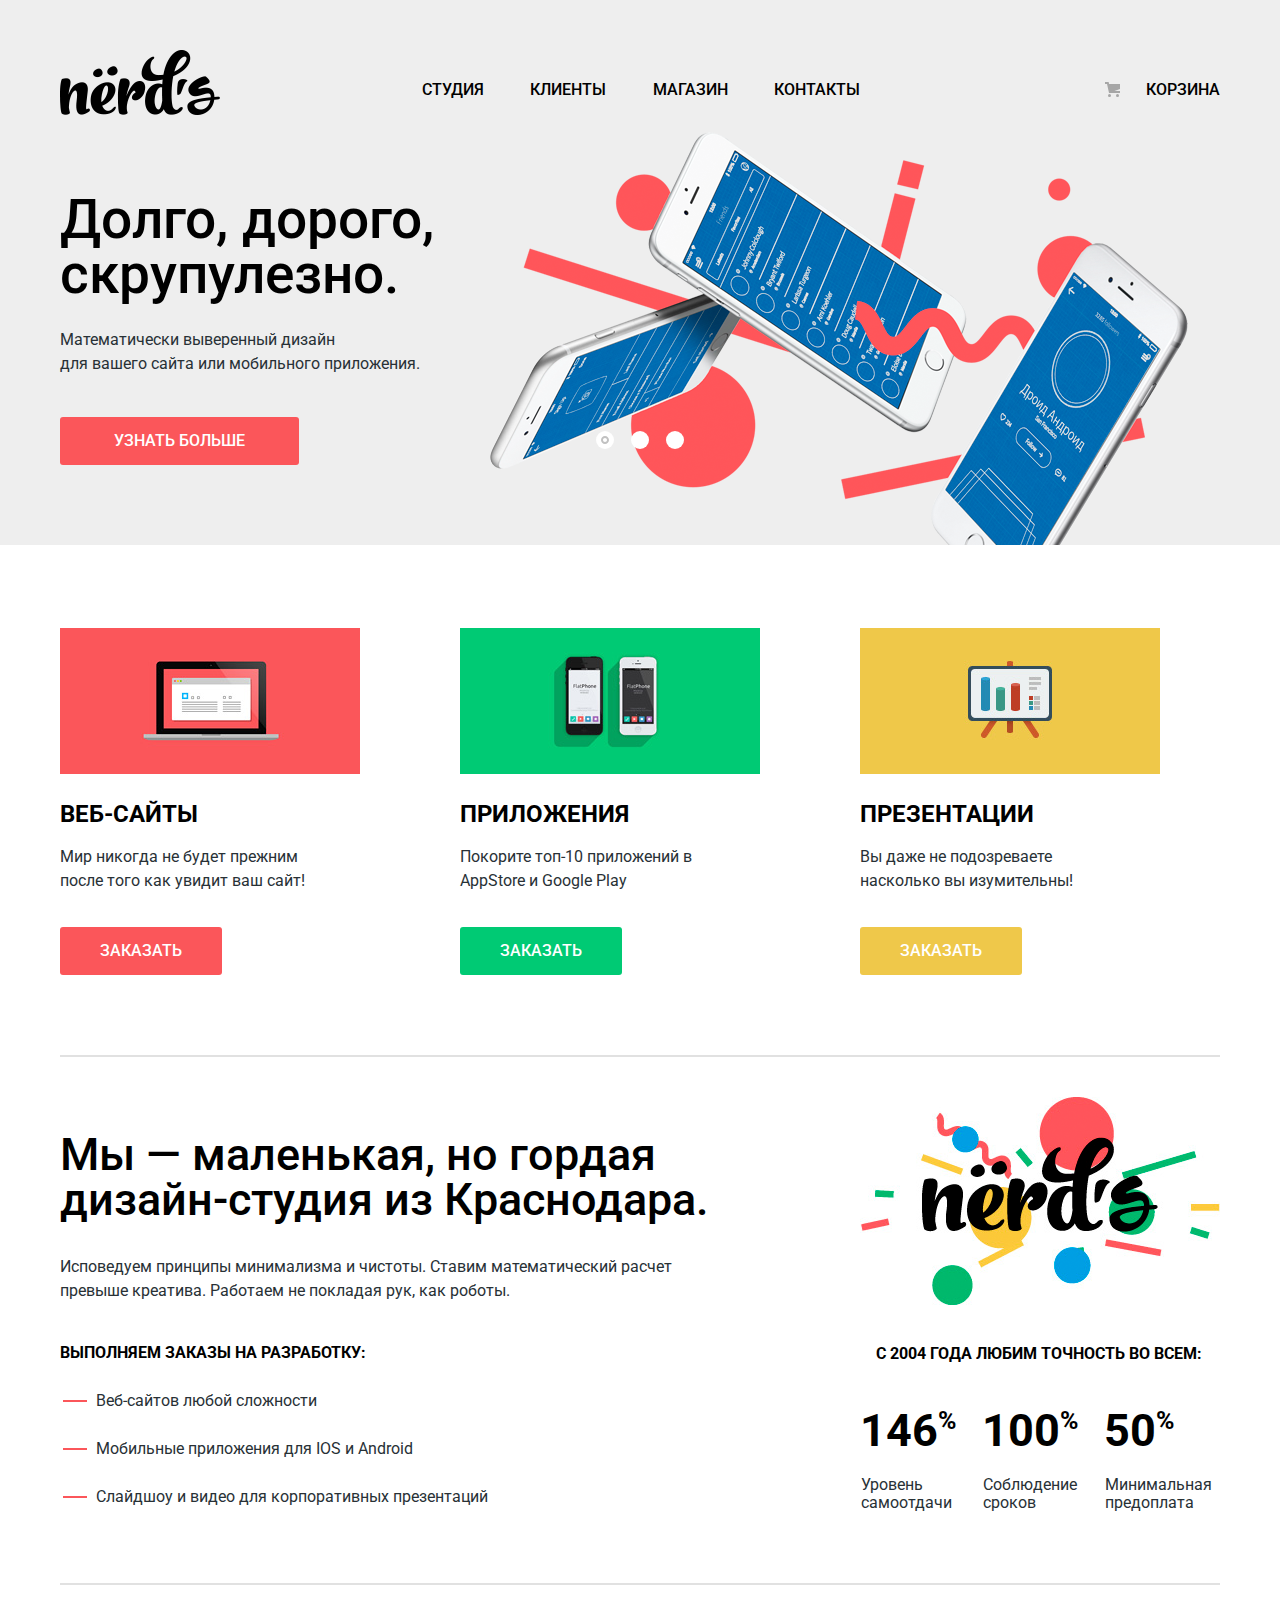
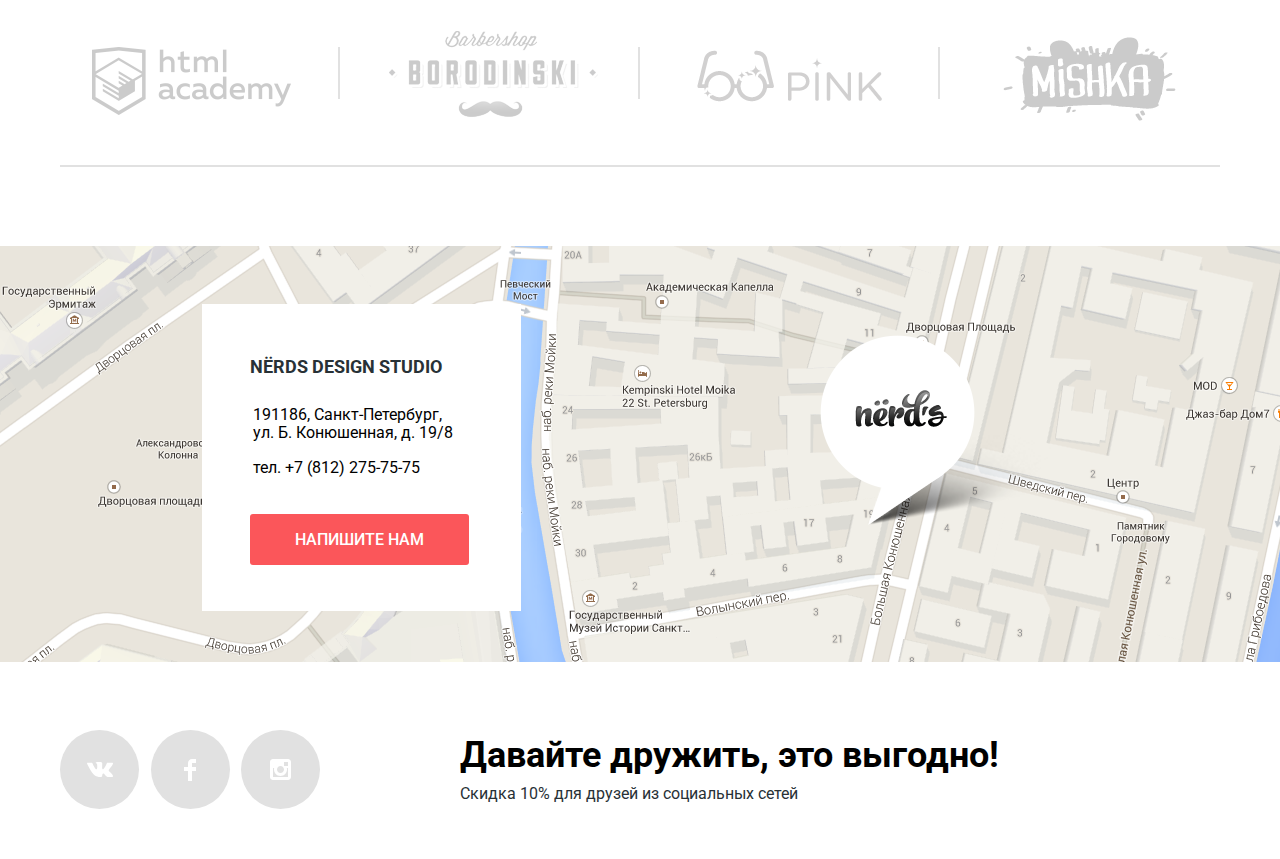
<file: index.html>
<!DOCTYPE html>
<html lang="ru">
   <head>
      <meta charset="utf-8">
      <title>Нёрдс</title>
      <link rel="stylesheet" href="css/normalize.css">
      <link rel="stylesheet" href="css/minstyle.css">
      <link href="https://fonts.googleapis.com/css?family=Roboto:400,500,700&amp;subset=cyrillic" rel="stylesheet">
   </head>
   <body>
      <header class="main-header">
         <div class="container">
            <h1 class="visually-hidden">Студия Нердс</h1>
            <nav class="main-navigation">
               <div class="nerds-logo"><img src="img/nerds-logo.png" alt="Наш логотип" width="160" height="65"></div>
               <ul class="site-navigation">
                  <li><a href="">Студия</a></li>
                  <li><a href="">Клиенты</a></li>
                  <li><a href="catalog.html">Магазин</a></li>
                  <li><a href="">Контакты</a></li>
               </ul>
               <ul class="user-navigation">
                  <li class="cart" ><a href="">Корзина</a></li>
               </ul>
            </nav>
         </div>
      </header>
      <main class="main-container">
         <div class="main-slider">
            <div class="container">
               <div class="main-slider-item main-slider-item-slide-1 active">
                  <div class="main-slider-content">
                     <b class="main-slider-title">Долго, дорого,<br>скрупулезно.</b>
                     <p class="main-slider-description">Математически выверенный дизайн<br>
                        для вашего сайта или мобильного приложения.
                     </p>
                     <a href="" class="main-slider-button">Узнать больше</a>
                  </div>
               </div>
               <div class="main-slider-item main-slider-item-slide-2">
                  <div class="main-slider-content">
                     <b class="main-slider-title">Любим математику<br> как никто другой.</b>
                     <p class="main-slider-description">Никакого креатива,только математические формулы
                        для расчета идеальных пропорций
                     </p>
                     <a href="" class="main-slider-button">Узнать больше</a>
                  </div>
               </div>
               <div class="main-slider-item main-slider-item-slide-3">
                  <div class="main-slider-content">
                     <b class="main-slider-title">Только ночь,<br> только хардкор</b>
                     <p class="main-slider-description">Работать днем как все? Мы против этого.<br>
                        Ближе к полуночи работа только начинается.
                     </p>
                     <a href="" class="main-slider-button">Узнать больше</a>
                  </div>
               </div>
            </div>
            <div class="main-slider-dots">
               <button class="main-slider-dot active-dot" ></button>
               <button class="main-slider-dot" ></button>
               <button class="main-slider-dot" ></button>
            </div>
         </div>
         <section class="products">
            <h2 class="visually-hidden">Услуги</h2>
            <div class="container">
               <ul class="products-list">
                  <li class="web-sites">
                     <img src="img/illustration-1.png" alt="Веб-сайты" width="300" height="146">
                     <h3>Веб-сайты</h3>
                     <p>Мир никогда не будет прежним после того как увидит ваш сайт!</p>
                     <a class="product-order red-link" href="catalog.html">Заказать</a>
                  </li>
                  <li class="apps">
                     <img src="img/illustration-2.png" alt="Приложения" width="300" height="146">
                     <h3>Приложения</h3>
                     <p>Покорите топ-10 приложений в AppStore и Google Play</p>
                     <a class="product-order green-link" href="catalog.html">Заказать</a>
                  </li>
                  <li class="presentations">
                     <img src="img/illustration-3.png" alt="Презентации" width="300" height="146">
                     <h3>Презентации</h3>
                     <p>Вы даже не подозреваете насколько вы изумительны!</p>
                     <a class="product-order yellow-link" href="catalog.html">Заказать</a>
                  </li>
               </ul>
            </div>
         </section>
         <div class="container">
            <div class="row">
               <section class="about-us">
                  <h2 class="visually-hidden">О нас</h2>
                  <b class="about-us-studio">Мы &mdash; маленькая, но гордая дизайн-студия из Краснодара.</b>
                  <p class="about-us-tagline">
                     Исповедуем принципы минимализма и чистоты.
                     Ставим математический расчет превыше креатива.
                     Работаем не покладая рук, как роботы.
                  </p>
                  <p class="orders">Выполняем заказы на разработку:</p>
                  <ul class="about-us-orders">
                     <li>Веб-сайтов любой сложности</li>
                     <li>Мобильные приложения для IOS и Android</li>
                     <li>Слайдшоу и видео для корпоративных презентаций</li>
                  </ul>
               </section>
               <section class="statistics">
                  <h2 class="visually-hidden">Статистика</h2>
                  <div class="statistics-logo">
                     <img src="img/nerds-illustration.png" alt="Логотип" width="360" height="208">
                  </div>
                  <p> С 2004 года любим точность во всем:</p>
                  <table class="statistics-table">
                     <tr class="statistics-percents">
                        <td>146<sup><span class="statistics-persent" >%</span></sup></td>
                        <td>100<sup><span class="statistics-persent">%</span></sup></td>
                        <td>50<sup><span class="statistics-persent">%</span></sup></td>
                     </tr>
                     <tr class="statistics-advantages">
                        <td>Уровень самоотдачи</td>
                        <td>Соблюдение сроков</td>
                        <td>Минимальная предоплата</td>
                     </tr>
                  </table>
               </section>
            </div>
         </div>
         <div class=container>
            <section class="projects">
               <h2 class="visually-hidden">Проекты</h2>
               <ul class="projects-list">
                  <li><a href="https://htmlacademy.ru/intensive/htmlcss" ><img src="img/logo-1.png" alt="HTML Академия" width="260" height="180"></a></li>
                  <li><a href="" ><img src="img/logo-2.png" alt="Барбершоп Бородинский" width="260" height="180"></a></li>
                  <li><a href="" ><img src="img/logo-3.png" alt="Пинк" width="260" height="180"></a></li>
                  <li><a href="" ><img src="img/logo-4.png" alt="Мишка" width="260" height="180"></a></li>
               </ul>
            </section>
         </div>
      </main>
      <section class="modal-feedback">
         <form class="feedback" action="https://htmlacademy.ru" method="post">
            <h2>Напишите нам</h2>
            <div class="feedback-form-row">
               <div class="feedback-form-column">
                  <label for="username">Ваше имя:</label><br>
                  <input type="text" name="username" id="username" placeholder="Имя Фамилия">
               </div>
               <div class="feedback-form-column">
                  <label for="useremail">Ваш e-mail:</label><br>
                  <input type="email" name="email" id="useremail" placeholder="email@example.com">
               </div>
            </div>
            <div class="comment-row">
               <label for="comment">Текст письма:</label>
               <textarea id="comment" rows="6" cols="30" placeholder="В свободной форме"></textarea>
            </div>
            <br>
            <button class="send-form-button" type="submit" name="sendbutton">Отправить</button>
            <button class="close-form-button" type="button" name="closebutton">Закрыть</button>
         </form>
      </section>
      <section class="map">
         <div class="map-image">
            <iframe src="https://yandex.ru/map-widget/v1/?um=constructor%3A5a721fe130df8b4a33efbc38c09dff4abed4be637de0900b5c49e1a316053371&amp;source=constructor"></iframe>
            <div class="feedback-write-us">
               <h3>NЁRDS DESIGN STUDIO</h3>
               <div class="feedback-address">191186, Санкт-Петербург, ул. Б. Конюшенная, д. 19/8</div>
               <div class="feedback-telephone">тел. +7 (812) 275-75-75</div>
               <a href="#" class="write-us-button">Напишите нам</a>
            </div>
         </div>
      </section>
      <footer class="main-footer">
         <div class="container">
            <div class="footer-social">
               <ul class="social-list">
                  <li>
                     <a href="" class="social-button">
                        <svg version="1.1" id="Layer_1" xmlns="http://www.w3.org/2000/svg" xmlns:xlink="http://www.w3.org/1999/xlink" x="0px" y="0px"
                           width="26px" height="15px" viewBox="0 0 26 15" enable-background="new 0 0 26 15" xml:space="preserve">
                           <path fill="#FFFFFF" d="M16.138,11.51c0.956-0.309,2.18,2.04,3.483,2.939c0.978,0.681,1.727,0.534,1.727,0.534l3.473-0.05
                              c0,0,1.815-0.112,0.957-1.554c-0.071-0.12-0.503-1.069-2.585-3.022c-2.177-2.043-1.882-1.712,0.739-5.244
                              c1.597-2.153,2.236-3.468,2.036-4.028c-0.192-0.539-1.365-0.399-1.365-0.399L20.69,0.713c-0.381,0.001-0.704,0.119-0.851,0.515
                              c-0.003,0.004-0.621,1.666-1.445,3.079c-1.741,2.989-2.436,3.148-2.724,2.961c-0.661-0.433-0.494-1.737-0.494-2.664
                              c0-2.897,0.432-4.105-0.846-4.417c-0.427-0.104-0.739-0.172-1.828-0.182c-1.392-0.021-2.574,0-3.244,0.329
                              c-0.445,0.223-0.786,0.712-0.579,0.74c0.26,0.035,0.843,0.16,1.155,0.586c0.401,0.552,0.389,1.789,0.389,1.789
                              s0.229,3.411-0.54,3.834c-0.528,0.29-1.25-0.302-2.803-3.016C6.087,2.879,5.488,1.345,5.488,1.345S5.372,1.06,5.162,0.904
                              C4.912,0.719,4.562,0.66,4.562,0.66L0.848,0.684c0,0-0.558,0.016-0.763,0.262C-0.097,1.164,0.07,1.614,0.07,1.614
                              s2.909,6.881,6.203,10.347c3.02,3.182,6.452,2.971,6.452,2.971h1.555c0,0,0.469-0.054,0.709-0.312
                              c0.224-0.24,0.214-0.691,0.214-0.691S15.172,11.82,16.138,11.51z"/>
                        </svg>
                        <span class="visually-hidden">Вконтакте</span>
                     </a>
                  </li>
                  <li>
                     <a href="" class="social-button">
                        <svg version="1.1" id="Layer_2" xmlns="http://www.w3.org/2000/svg" xmlns:xlink="http://www.w3.org/1999/xlink" x="0px" y="0px"
                           width="12px" height="22px" viewBox="0 0 12 22" enable-background="new 0 0 12 22" xml:space="preserve">
                           <path fill="#FFFFFF" d="M12,4V0H8C5.791,0,4,1.791,4,4v4H0v4h4v10h4V12h4V8H8V4H12z"/>
                        </svg>
                        <span class="visually-hidden">Фейсбук</span>
                     </a>
                  </li>
                  <li>
                     <a href="" class="social-button">
                        <svg enable-background="new 0 0 21 21" height="21" viewBox="0 0 21 21" width="21" xmlns="http://www.w3.org/2000/svg">
                           <path d="m18 0h-15c-1.65 0-3 1.35-3 3v15c0 1.65 1.35 3 3 3h15c1.65 0 3-1.35 3-3v-15c0-1.65-1.35-3-3-3zm-7.5 7c1.93 0 3.5 1.57 3.5 3.5s-1.57 3.5-3.5 3.5-3.5-1.57-3.5-3.5 1.57-3.5 3.5-3.5zm7.5 11h-15v-9h1.181c-.114.482-.181.983-.181 1.5 0 3.59 2.91 6.5 6.5 6.5s6.5-2.91 6.5-6.5c0-.517-.066-1.018-.181-1.5h1.181zm0-11h-4v-4h4z" fill="#fff"/>
                        </svg>
                        <span class="visually-hidden">Инстаграм</span>
                     </a>
                  </li>
               </ul>
               <div class="footer-social-tagline">
                  <b class="footer-tagline">Давайте дружить, это выгодно!</b>
                  <p class="footer-paragraph">Скидка 10% для друзей из социальных сетей</p>
               </div>
            </div>
         </div>
      </footer>
      <script src="js/minscript.js"></script>
   </body>
</html>
</file>
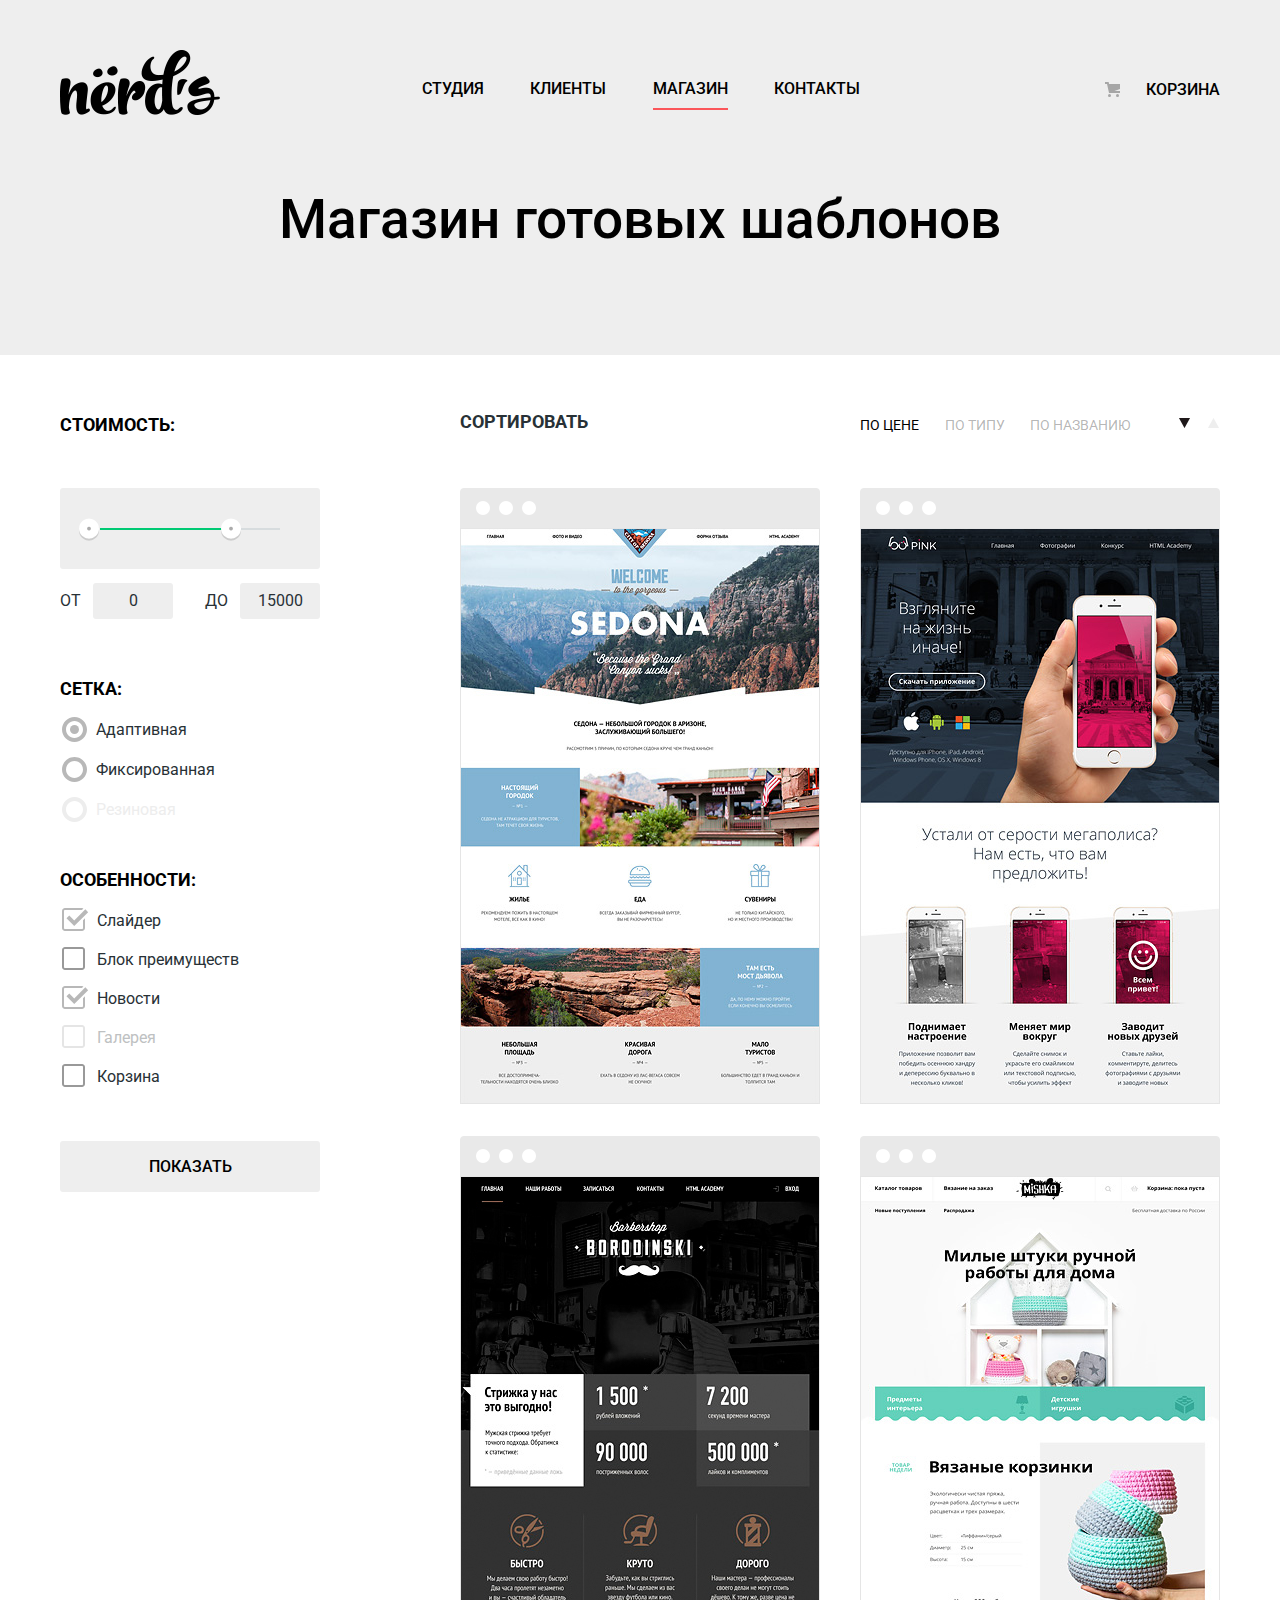
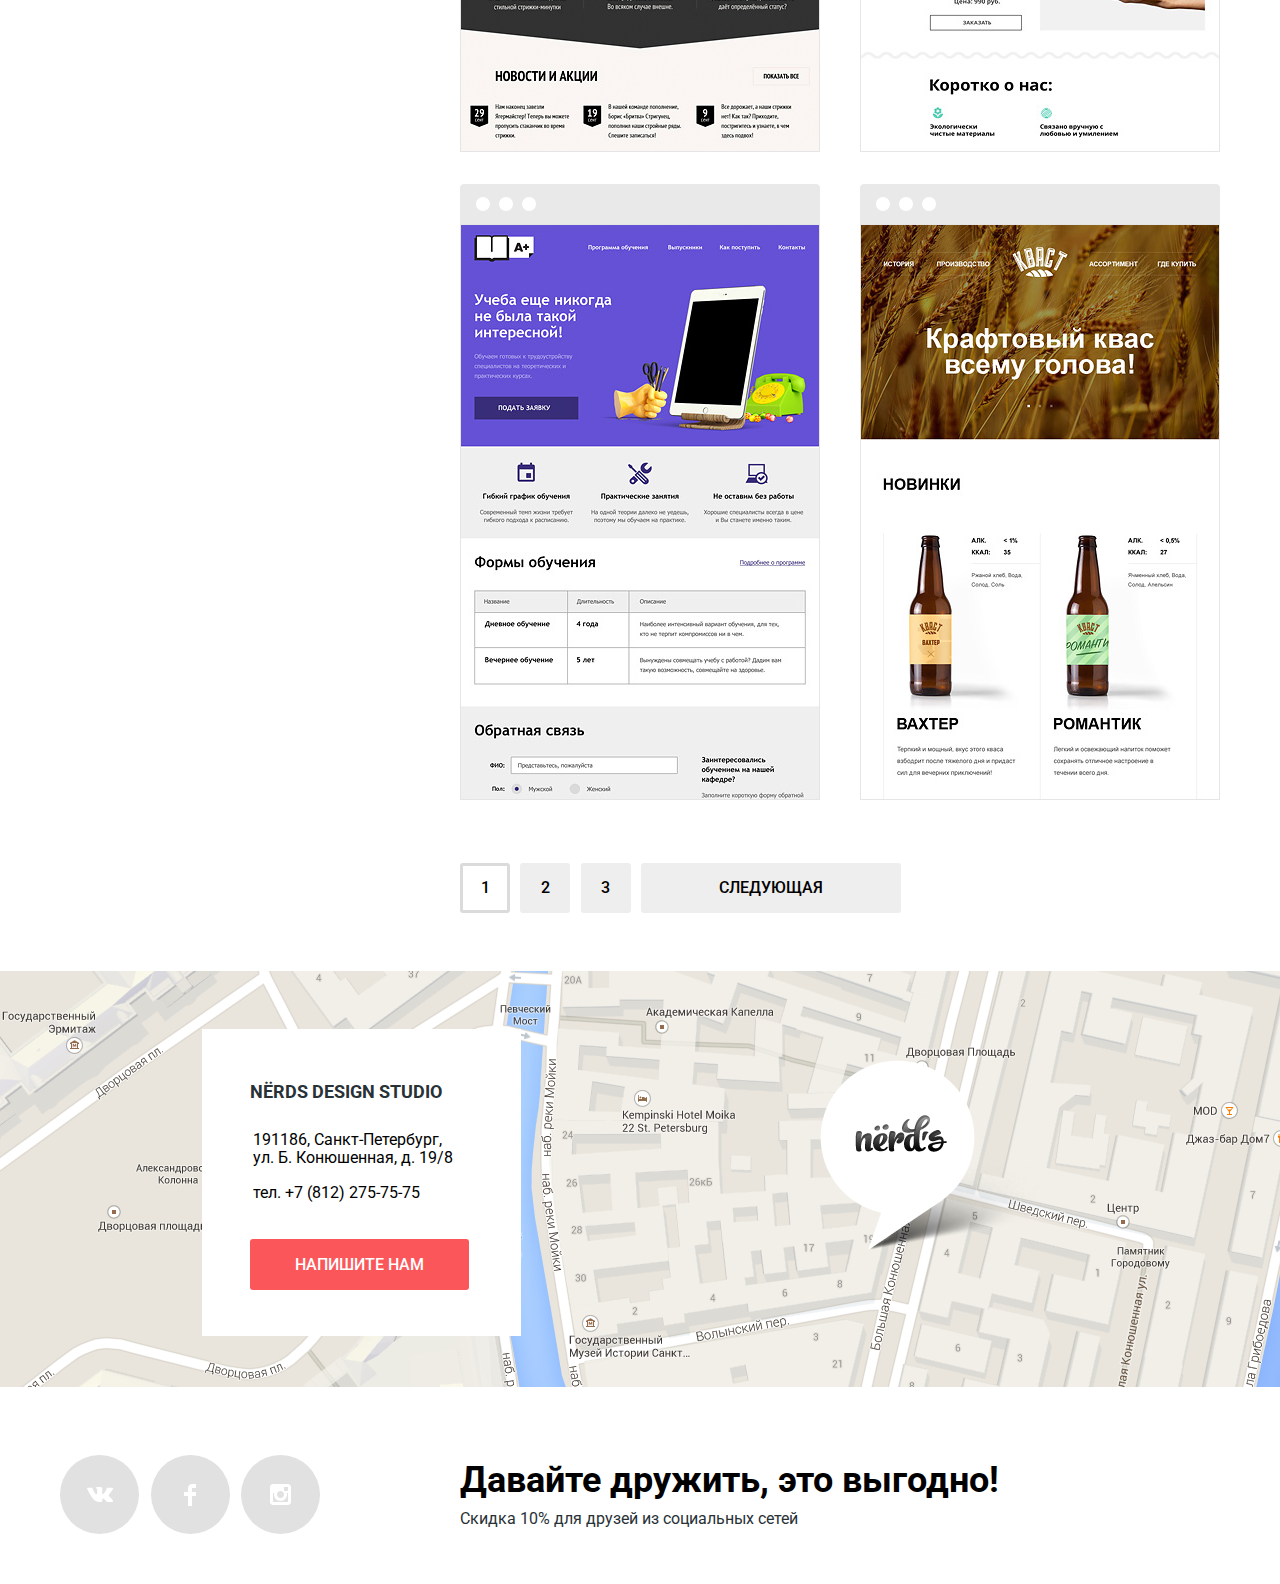
<file: catalog.html>
<!DOCTYPE html>
<html lang="ru" >
   <head>
      <meta charset="utf-8">
      <title>Каталог услуг студии Нердс</title>
      <link rel="stylesheet" href="css/minstyle.css">
      <link href="https://fonts.googleapis.com/css?family=Roboto:400,500,700&amp;subset=cyrillic" rel="stylesheet">
   </head>
   <body>
      <header class="main-header">
         <div class="container">
            <nav class="main-navigation">
               <a class="nerds-logo-link" href="index.html"><img src="img/nerds-logo.png" alt="Наш логотип" width="160" height="65"></a>
               <ul class="site-navigation">
                  <li><a href="">Студия</a></li>
                  <li><a href="">Клиенты</a></li>
                  <li class="selection-item"><a href="">Магазин</a></li>
                  <li><a href="">Контакты</a></li>
               </ul>
               <ul class="user-navigation">
                  <li class="cart"><a href="">Корзина</a></li>
               </ul>
            </nav>
            <h1 class="shop-template" >Магазин готовых шаблонов</h1>
         </div>
      </header>
      <div class="container">
         <div class="main-catalog-row">
            <div class="form-column">
               <form  action="https://htmlacademy.ru/" method="post">
                  <fieldset class="price-filter">
                     <legend class="filter-title-price">Стоимость:</legend>
                     <div class="range-wrap">
                        <div class="range">
                           <div class="range-scale-empty">
                              <div class="range-scale-full"></div>
                           </div>
                           <span class="range-slider range-slider-left"></span>
                           <span class="range-slider range-slider-right"></span>
                        </div>
                     </div>
                     <div class="price-filter-outputs">
                        <div class="price-filter-output">
                           <label for="price-output-1" class="price-label" >ОТ</label>
                           <input type="text" name="price-1" value="0" class="price-filter-output-field" id="price-output-1">
                        </div>
                        <div class="price-filter-output">
                           <label for="price-output-2" class="price-label">ДО</label>
                           <input type="text" name="price-2" value="15000" id="price-output-2" class="price-filter-output-field">
                        </div>
                     </div>
                  </fieldset>
                  <fieldset class="greed-filter">
                     <legend class="filter-title-greed">Сетка:</legend>
                     <ul class="greed-list">
                        <li class="greed-option">
                           <input class="visually-hidden" type="radio" name="greed-group" id="adaptive-greed" value="adaptive" checked >
                           <label for="adaptive-greed">Адаптивная</label>
                        </li>
                        <li class="greed-option">
                           <input class="visually-hidden" type="radio" name="greed-group" id="fixed-greed" value="fixed">
                           <label for="fixed-greed">Фиксированная</label>
                        </li>
                        <li class="greed-option">
                           <input class="visually-hidden" type="radio" name="greed-group" id="resin-greed" value="resin" disabled>
                           <label for="resin-greed">Резиновая</label>
                        </li>
                     </ul>
                  </fieldset>
                  <fieldset class="features-filter">
                     <legend class="filter-title-features">Особенности:</legend>
                     <ul class="features-list">
                        <li class="features-item">
                           <input class="visually-hidden" type="checkbox" name="slider-feature" value="slider-item" id="slider" checked>
                           <label for="slider">Слайдер</label>
                        </li>
                        <li class="features-item">
                           <input class="visually-hidden" type="checkbox" name="advantage-block-feature" id="advantage-block" value="advantage-block-item">
                           <label for="advantage-block">Блок преимуществ</label>
                        </li>
                        <li class="features-item">
                           <input class="visually-hidden" type="checkbox" name="news-feature" value="news-item" id="news" checked>
                           <label for="news">Новости</label>
                        </li>
                        <li class="features-item">
                           <input class="visually-hidden" type="checkbox" name="galery-feature" value="galery-item" id="galery" disabled>
                           <label for="galery">Галерея</label>
                        </li>
                        <li class="features-item">
                           <input class="visually-hidden" type="checkbox" name="box-feature" value="box-item" id="box">
                           <label for="box">Корзина</label>
                        </li>
                     </ul>
                  </fieldset>
                  <button type="button" class="showbutton">Показать</button>
               </form>
            </div>
            <div class="catalog-column">
               <div class="sort-panel">
                  <h3 class="sort-panel-title">Сортировать</h3>
                  <div class="sort-panel-tools">
                     <button type="button" class="sort-button active-button">По цене</button>
                     <button type="button" class="sort-button">По типу</button>
                     <button type="button" class="sort-button">По названию</button>
                  </div>
                  <div class="up-down-buttons">
                     <button type="button" class="down-button arrow-active-button"></button>
                     <button type="button" class="up-button"></button>
                  </div>
               </div>
               <section class="catalog">
                  <div class="catalog-item">
                     <div class="catalog-item-decorate"></div>
                     <div class="catalog-item-image">
                        <img src="img/img-sedona.jpg" alt="Седона" width="360" height="576">
                     </div>
                     <div class="catalog-item-description">
                        <a href="#" class="catalog-item-link">
                           <h3 class="description-header">Sedona</h3>
                        </a>
                        <p class="description-paragraph">Информационный сайт для туристов</p>
                        <div class="description-buttons">
                           <button type="button" class="description-button">9 900 РУБ.</button>
                        </div>
                     </div>
                  </div>
                  <div class="catalog-item">
                     <div class="catalog-item-decorate"></div>
                     <div class="catalog-item-image">
                        <img src="img/img-pink.jpg" alt="Пинк" width="360" height="576">
                     </div>
                     <div class="catalog-item-description">
                        <a href="#" class="catalog-item-link">
                           <h3 class="description-header">Pink App</h3>
                        </a>
                        <p class="description-paragraph">Продуктовый лендинг приложения для iOS и Android</p>
                        <div class="description-buttons">
                           <button type="button" class="description-button">9 900 РУБ.</button>
                        </div>
                     </div>
                  </div>
                  <div class="catalog-item">
                     <div class="catalog-item-decorate"></div>
                     <div class="catalog-item-image">
                        <img src="img/img-barbershop.jpg" alt="Барбершоп" width="360" height="576">
                     </div>
                     <div class="catalog-item-description">
                        <a href="#" class="catalog-item-link">
                           <h3 class="description-header">Barbershop</h3>
                        </a>
                        <p class="description-paragraph">Сайт салона красоты. Для мужчин, да.</p>
                        <div class="description-buttons">
                           <button type="button" class="description-button">9 900 РУБ.</button>
                        </div>
                     </div>
                  </div>
                  <div class="catalog-item">
                     <div class="catalog-item-decorate"></div>
                     <div class="catalog-item-image">
                        <img src="img/img-mishka.jpg" alt="Мишка" width="360" height="576">
                     </div>
                     <div class="catalog-item-description">
                        <a href="#" class="catalog-item-link">
                           <h3 class="description-header">Mishka</h3>
                        </a>
                        <p class="description-paragraph">Интернет-магазин вязаных игрушек</p>
                        <div class="description-buttons">
                           <button type="button" class="description-button">9 900 РУБ.</button>
                        </div>
                     </div>
                  </div>
                  <div class="catalog-item">
                     <div class="catalog-item-decorate"></div>
                     <div class="catalog-item-image">
                        <img src="img/img-aplus.jpg" alt="Аплюс" width="360" height="576">
                     </div>
                     <div class="catalog-item-description">
                        <a href="#" class="catalog-item-link">
                           <h3 class="description-header">A plus</h3>
                        </a>
                        <p class="description-paragraph">Лендинг курсов повышения квалификации</p>
                        <div class="description-buttons">
                           <button type="button" class="description-button">9 900 РУБ.</button>
                        </div>
                     </div>
                  </div>
                  <div class="catalog-item">
                     <div class="catalog-item-decorate"></div>
                     <div class="catalog-item-image">
                        <img src="img/img-kvast.jpg" alt="Кваст" width="360" height="576">
                     </div>
                     <div class="catalog-item-description">
                        <a href="#" class="catalog-item-link">
                           <h3 class="description-header">Кваст</h3>
                        </a>
                        <p class="description-paragraph">Промо-сайт производителя крафтового кваса</p>
                        <div class="description-buttons">
                           <button type="button" class="description-button">9 900 РУБ.</button>
                        </div>
                     </div>
                  </div>
               </section>
               <div class="catalog-buttons-wrap">
                  <div class="catalog-button"><button type="button" class="page-button active-page-button">1</button></div>
                  <div class="catalog-button"><button type="button" class="page-button">2</button></div>
                  <div class="catalog-button"><button type="button" class="page-button">3</button></div>
                  <div class="catalog-button"><button type="button" class="next-button">Следующая</button></div>
               </div>
            </div>
         </div>
      </div>
      <section class="modal-feedback">
         <form class="feedback" action="https://htmlacademy.ru" method="post">
            <h2>Напишите нам</h2>
            <div class="feedback-form-row">
               <div class="feedback-form-column">
                  <label for="username">Ваше имя:</label><br>
                  <input type="text" name="username" id="username" placeholder="Имя Фамилия">
               </div>
               <div class="feedback-form-column">
                  <label for="useremail">Ваш e-mail:</label><br>
                  <input type="email" name="email" id="useremail" placeholder="email@example.com">
               </div>
            </div>
            <div class="comment-row">
               <label for="comment">Текст письма:</label>
               <textarea id="comment" rows="6" cols="30" placeholder="В свободной форме"></textarea>
            </div>
            <br>
            <button class="send-form-button" type="submit" name="sendbutton">Отправить</button>
            <button class="close-form-button" type="button" name="closebutton">Закрыть</button>
         </form>
      </section>
      <section class="map">
         <div class="map-image">
            <iframe src="https://yandex.ru/map-widget/v1/?um=constructor%3A5a721fe130df8b4a33efbc38c09dff4abed4be637de0900b5c49e1a316053371&amp;source=constructor" ></iframe>
            <div class="feedback-write-us">
               <h3>NЁRDS DESIGN STUDIO</h3>
               <div class="feedback-address">191186, Санкт-Петербург, ул. Б. Конюшенная, д. 19/8</div>
               <div class="feedback-telephone">тел. +7 (812) 275-75-75</div>
               <a  href="#" class="write-us-button">Напишите нам</a>
            </div>
         </div>
      </section>
      <footer class="main-footer">
         <div class="container">
            <div class="footer-social">
               <ul class="social-list">
                  <li>
                     <a href="" class="social-button">
                        <svg version="1.1" id="Layer_1" xmlns="http://www.w3.org/2000/svg" xmlns:xlink="http://www.w3.org/1999/xlink" x="0px" y="0px"
                           width="26px" height="15px" viewBox="0 0 26 15" enable-background="new 0 0 26 15" xml:space="preserve">
                           <path fill="#FFFFFF" d="M16.138,11.51c0.956-0.309,2.18,2.04,3.483,2.939c0.978,0.681,1.727,0.534,1.727,0.534l3.473-0.05
                              c0,0,1.815-0.112,0.957-1.554c-0.071-0.12-0.503-1.069-2.585-3.022c-2.177-2.043-1.882-1.712,0.739-5.244
                              c1.597-2.153,2.236-3.468,2.036-4.028c-0.192-0.539-1.365-0.399-1.365-0.399L20.69,0.713c-0.381,0.001-0.704,0.119-0.851,0.515
                              c-0.003,0.004-0.621,1.666-1.445,3.079c-1.741,2.989-2.436,3.148-2.724,2.961c-0.661-0.433-0.494-1.737-0.494-2.664
                              c0-2.897,0.432-4.105-0.846-4.417c-0.427-0.104-0.739-0.172-1.828-0.182c-1.392-0.021-2.574,0-3.244,0.329
                              c-0.445,0.223-0.786,0.712-0.579,0.74c0.26,0.035,0.843,0.16,1.155,0.586c0.401,0.552,0.389,1.789,0.389,1.789
                              s0.229,3.411-0.54,3.834c-0.528,0.29-1.25-0.302-2.803-3.016C6.087,2.879,5.488,1.345,5.488,1.345S5.372,1.06,5.162,0.904
                              C4.912,0.719,4.562,0.66,4.562,0.66L0.848,0.684c0,0-0.558,0.016-0.763,0.262C-0.097,1.164,0.07,1.614,0.07,1.614
                              s2.909,6.881,6.203,10.347c3.02,3.182,6.452,2.971,6.452,2.971h1.555c0,0,0.469-0.054,0.709-0.312
                              c0.224-0.24,0.214-0.691,0.214-0.691S15.172,11.82,16.138,11.51z"/>
                        </svg>
                        <span class="visually-hidden">Вконтакте</span>
                     </a>
                  </li>
                  <li>
                     <a href="" class="social-button">
                        <svg version="1.1" id="Layer_2" xmlns="http://www.w3.org/2000/svg" xmlns:xlink="http://www.w3.org/1999/xlink" x="0px" y="0px"
                           width="12px" height="22px" viewBox="0 0 12 22" enable-background="new 0 0 12 22" xml:space="preserve">
                           <path fill="#FFFFFF" d="M12,4V0H8C5.791,0,4,1.791,4,4v4H0v4h4v10h4V12h4V8H8V4H12z"/>
                        </svg>
                        <span class="visually-hidden">Фейсбук</span>
                     </a>
                  </li>
                  <li>
                     <a href="" class="social-button">
                        <svg enable-background="new 0 0 21 21" height="21" viewBox="0 0 21 21" width="21" xmlns="http://www.w3.org/2000/svg">
                           <path d="m18 0h-15c-1.65 0-3 1.35-3 3v15c0 1.65 1.35 3 3 3h15c1.65 0 3-1.35 3-3v-15c0-1.65-1.35-3-3-3zm-7.5 7c1.93 0 3.5 1.57 3.5 3.5s-1.57 3.5-3.5 3.5-3.5-1.57-3.5-3.5 1.57-3.5 3.5-3.5zm7.5 11h-15v-9h1.181c-.114.482-.181.983-.181 1.5 0 3.59 2.91 6.5 6.5 6.5s6.5-2.91 6.5-6.5c0-.517-.066-1.018-.181-1.5h1.181zm0-11h-4v-4h4z" fill="#fff"/>
                        </svg>
                        <span class="visually-hidden">Инстаграм</span>
                     </a>
                  </li>
               </ul>
               <div class="footer-social-tagline">
                  <b class="footer-tagline">Давайте дружить, это выгодно!</b>
                  <p class="footer-paragraph">Скидка 10% для друзей из социальных сетей</p>
               </div>
            </div>
         </div>
      </footer>
      <script src="js/minscript.js"></script>
   </body>
</html>
</file>
<file: css/minstyle.css>
body{margin:0;padding:0;font-size:16px;font-family:"Roboto",Arial,sans-serif;line-height:24px;font-weight:400;color:#283136;background-color:#ffffff}img{max-width:100%;height:auto}a{text-decoration:none}.visually-hidden{position:absolute;clip:rect(0 0 0 0);width:1px;height:1px;margin:-1px}.main-header{background-color:#eeeeee}.container{max-width:1160px;margin:0 auto}.products-container{max-width:1160px;margin:0 auto}.row{display:-webkit-box;display:-ms-flexbox;display:flex;-webkit-box-pack:justify;-ms-flex-pack:justify;justify-content:space-between;padding-top:40px;padding-bottom:50px;border-bottom:2px solid #e1e1e1;width:100%}.main-navigation{padding:0;margin:0;display:-webkit-box;display:-ms-flexbox;display:flex;-webkit-box-align:center;-ms-flex-align:center;align-items:center;padding-top:50px}.nerds-logo,.nerds-logo-link{position:relative;width:100%;-ms-flex:0 0 25%;-webkit-box-flex:0;flex:0 0 25%;max-width:25%;-webkit-box-sizing:border-box;box-sizing:border-box}.nerds-logo-link:hover{opacity:0.8}.nerds-logo-link:active{opacity:0.3}.user-navigation,.site-navigation{margin:0;padding:0;line-height:38px;background-color:#eeeeee;text-transform:uppercase;font-weight:500}.site-navigation{position:relative;margin:0;padding:0;width:100%;-ms-flex:0 0 50%;-webkit-box-flex:0;flex:0 0 50%;max-width:50%;-webkit-box-sizing:border-box;box-sizing:border-box;display:-webkit-box;display:-ms-flexbox;display:flex;-webkit-box-pack:justify;-ms-flex-pack:justify;justify-content:space-between;padding-left:72px;padding-right:70px;padding-top:7px}.site-navigation li{margin:0;padding:0}.user-navigation{position:relative;width:100%;margin:0;padding:0;-ms-flex:0 0 25%;-webkit-box-flex:0;flex:0 0 25%;max-width:25%;-webkit-box-sizing:border-box;box-sizing:border-box;display:-webkit-box;display:-ms-flexbox;display:flex;-webkit-box-pack:end;-ms-flex-pack:end;justify-content:flex-end;padding-top:7px}.cart{position:relative}.cart::before{content:'';position:absolute;width:15px;height:15px;background-image:url(../img/cart-icon.svg);top:11px;left:-41px}.site-navigation,.user-navigation{list-style:none}.selection-item{border-bottom:2px solid #fb565a}.site-navigation a,.user-navigation a{color:#000000}.site-navigation a:hover,.user-navigation a:hover,.site-navigation a:focus,.user-navigation a:focus{color:#fb565a}.site-navigation a:active,.user-navigation a:active{color:#bcbcbc}.main-slider{position:relative;background-color:#eeeeee;margin:0 auto}.main-slider-item{display:none;background-repeat:no-repeat;background-position:93% 96%;padding-top:70px;padding-bottom:80px}.main-slider-item.active{display:block}.main-slider-item-slide-1{background-image:url(../img/slide1.png)}.main-slider-item-slide-2{background-image:url(../img/nerds-index-slide2.png)}.main-slider-item-slide-3{background-image:url(../img/nerds-index-slide3.png)}.main-slider-content{max-width:515px}.main-slider-title{display:block;font-size:55px;line-height:55px;font-weight:500;color:#000000;padding-bottom:10px;text-align:left;white-space:nowrap}.main-slider-description{padding-bottom:25px;max-width:434px;text-align:left}.main-slider-button{padding:15px 54px;color:#ffffff;line-height:18px;text-transform:uppercase;font-weight:500;border-radius:3px;display:inline-block;vertical-align:middle;background-color:#fb565a;position:relative;z-index:2}.main-slider-button:hover,.main-slider-button:focus{background-color:#e74246}.main-slider-button:active{background-color:#d7373b;color:#e26f72;-webkit-box-shadow:0 3px #c13135 inset;box-shadow:0 3px #c13135 inset}.main-slider-dots{text-align:center;position:absolute;bottom:90px;width:100%;z-index:1}.main-slider-dot{width:18px;height:18px;border-radius:50%;border:0 none;background-color:#ffffff;position:relative;cursor:pointer}.main-slider-dot.active-dot{background-image:url(../img/slider-button.svg);background-position:50% 50%}.main-slider-dot:first-child{left:-13px}.main-slider-dot:nth-child(3){left:13px}.products{background-color:#ffffff;padding-top:83px}.products-list{list-style:none;display:-webkit-box;display:-ms-flexbox;display:flex;-webkit-box-pack:justify;-ms-flex-pack:justify;justify-content:space-between;border-bottom:2px solid #e1e1e1;padding:0;margin:0;padding-bottom:80px;padding-right:60px}.products-list li{padding:0;margin:0;position:relative;width:300px}.products-list h3{margin:0;padding:0;font-size:24px;line-height:30px;font-weight:700;color:#000000;text-transform:uppercase;margin-top:18px;margin-bottom:16px}.products-list p{max-width:245px;margin:0;padding:0;padding-bottom:34px}.product-order{padding:15px 40px;color:#ffffff;line-height:18px;text-transform:uppercase;font-weight:500;border-radius:3px;display:inline-block;vertical-align:middle}.red-link{background-color:#fb565a}.green-link{background-color:#00ca74}.yellow-link{background-color:#efc84a}.red-link:hover,.red-link:focus{background-color:#e74246}.green-link:hover,.green-link:focus{background-color:#00bc6c}.yellow-link:hover,.yellow-link:focus{background-color:#eab534}.red-link:active{background-color:#d7373b;color:#e26f72;-webkit-box-shadow:0 3px #c13135 inset;box-shadow:0 3px #c13135 inset}.green-link:active{background-color:#00aa62;color:#4dc491;-webkit-box-shadow:0 3px #009958 inset;box-shadow:0 3px #009958 inset}.yellow-link:active{background-color:#e5a722;color:#edc265;-webkit-box-shadow:0 3px #ce961f inset;box-shadow:0 3px #ce961f inset}.about-us-studio{display:block;font-size:45px;font-weight:500;line-height:45px;color:#000000;max-width:100%;padding-bottom:17px}.about-us{max-width:700px;padding-top:35px}.about-us-tagline{max-width:650px;padding-bottom:22px}.orders{margin:0;padding:0;font-weight:700;text-transform:uppercase;line-height:24px;color:#000000}.about-us-orders{list-style:none;margin:0;padding:0;padding-left:36px;padding-top:24px}.about-us-orders li{position:relative;padding-bottom:24px}.about-us-orders li::before{content:'';position:absolute;width:24px;height:2px;background-color:#fb565a;top:22%;left:-5%}.statistics{max-width:360px}.statistics-logo{padding-bottom:30px}.statistics p{margin:0;padding:0;font-weight:700;text-transform:uppercase;color:#000000;padding-left:16px;padding-bottom:60px}.statistics-table{border-collapse:collapse}.statistics-percents td{padding:0 23px 37px 0}.statistics-persent{font-size:25px}.statistics-percents{font-weight:bold;font-size:45px;line-height:10px;color:#000000}.statistics-advantages{line-height:18px}.projects{padding-bottom:79px}.projects-list{padding:0;margin:0;list-style:none;display:-webkit-box;display:-ms-flexbox;display:flex;-webkit-box-pack:justify;-ms-flex-pack:justify;justify-content:space-between;border-bottom:2px solid #e1e1e1;width:100%}.projects-list li{margin:0;padding:0;position:relative}.projects-list img{vertical-align:bottom}.projects-list li:not(:last-child)::after{content:'';position:absolute;width:2px;height:52px;background-color:#e1e1e1;top:62px;right:-20px}.projects-list a{display:inline-block;margin:0;padding:0;opacity:0.2;vertical-align:middle}.projects-list a:hover,.projects-list a:focus{opacity:1}.projects-list a:active,.projects-list a:active{opacity:0.1}.main-footer{padding-bottom:50px}.footer-social{display:-webkit-box;display:-ms-flexbox;display:flex;padding-top:68px}.social-list{list-style:none;margin:0;padding:0;display:-webkit-box;display:-ms-flexbox;display:flex;width:260px;-webkit-box-pack:justify;-ms-flex-pack:justify;justify-content:space-between;margin-right:140px}.social-button{display:-webkit-box;display:-ms-flexbox;display:flex;-webkit-box-pack:center;-ms-flex-pack:center;justify-content:center;-webkit-box-align:center;-ms-flex-align:center;align-items:center;width:79px;height:79px;border-radius:50%;background-color:#e1e1e1}.social-button:hover,.social-button:focus{background-color:#e74246}.social-button:active{background-color:#d7373b;-webkit-box-shadow:0 3px #c13135;box-shadow:0 3px #c13135 inset}.social-button:active path{fill:#e37376}.footer-tagline{display:block;font-size:36px;line-height:36px;font-weight:700;color:#000000;margin:0;padding:0;padding-top:7px;padding-bottom:10px}.footer-paragraph{margin:0;padding:0;line-height:22px}.footer-social ul{list-style:none}.shop-template{margin:0;padding:0;font-size:55px;color:#000000;line-height:50px;font-weight:500;text-align:center;padding-top:72px;padding-bottom:111px}.main-catalog-row{padding-top:55px;display:-webkit-box;display:-ms-flexbox;display:flex;-webkit-box-pack:justify;-ms-flex-pack:justify;justify-content:space-between;padding-bottom:58px}.greed-list{list-style:none}.filter-title-features,.filter-title-price,.filter-title-greed{font-size:18px;font-weight:700;line-height:30px;text-transform:uppercase;color:#000000;margin:0;padding:0}.price-filter,.greed-filter,.features-filter{border:none;margin:0;padding:0}.filter-title-price{padding-bottom:48px}.filter-title-greed{padding-bottom:14px}.filter-title-features{padding-bottom:14px}.range-wrap{width:260px;padding:40px 40px;border-radius:3px;background-color:#eeeeee;-webkit-box-sizing:border-box;box-sizing:border-box;min-height:81px}.range{position:relative}.range-scale-empty{position:absolute;top:0;left:0;width:100%;height:2px;background-color:#d7dcde}.range-scale-full{width:70%;height:2px;background-color:#00ca74}.range-slider{position:absolute;display:inline-block;vertical-align:middle;width:20px;height:23px;background-image:url(../img/filter-button.png);background-size:cover;background-repeat:no-repeat;cursor:pointer}.range-slider-left{top:-10px;left:-21px}.range-slider-right{top:-10px;left:67%}.price-filter-output-field{width:80px;padding:7px 0;background-color:#eeeeee;font:inherit;border-radius:3px;border:none;font-family:'Roboto',Arial,sans-serif;font-size:16px;line-height:22px;color:#283136;text-align:center}.price-filter-outputs{display:-webkit-box;display:-ms-flexbox;display:flex;width:260px;-webkit-box-pack:justify;-ms-flex-pack:justify;justify-content:space-between;padding-top:14px;padding-bottom:55px}.price-label{padding-right:8px}.greed-list{margin:0;padding:0;padding-bottom:43px}.features-list{list-style:none;margin:0;padding:0;padding-bottom:37px}.features-item{padding-left:37px}.greed-option{padding-left:36px}.greed-option:not(:last-child){padding-bottom:16px}.features-item{padding-bottom:15px}input[type="checkbox"] + label{position:relative}input[type="checkbox"] + label::before{content:'';position:absolute;top:-3px;left:-35px;width:23px;height:23px;background-image:url(../img/checkbox-off.svg)}input[type="checkbox"]:checked + label::before{width:27px;background-image:url(../img/checkbox-on.svg)}input[type="checkbox"] + label:hover::before{background-image:url(../img/checkbox-off-hover.svg)}input[type="checkbox"]:focus + label::before{background-image:url(../img/checkbox-off-hover.svg)}input[type="checkbox"]:checked + label:hover::before{background-image:url(..//img/checkbox-on-hover.svg)}input[type="checkbox"]:checked:focus + label::before{background-image:url(..//img/checkbox-on-hover.svg)}input[type="checkbox"]:disabled + label::before{background-image:url(../img/checkbox-off-disabled.svg)}input[type="checkbox"]:disabled:checked + label::before{background-image:url(../img/checkbox-on-disabled.svg)}input[type="checkbox"]:disabled + label{color:#bec1c2}input[type="radio"] + label{position:relative}input[type="radio"] + label::before{content:'';position:absolute;top:-3px;left:-34px;width:25px;height:25px;background-image:url(../img/radio-off.svg)}input[type="radio"]:checked + label::before{background-image:url(../img/radio-on.svg)}input[type="radio"] + label:hover::before{background-image:url(../img/radio-off-hover.svg)}input[type="radio"]:focus + label:before{background-image:url(../img/radio-off-hover.svg)}input[type="radio"]:checked + label:hover::before{background-image:url(../img/radio-on-hover.svg)}input[type="radio"]:focus:checked + label::before{background-image:url(../img/radio-on-hover.svg)}input[type="radio"]:disabled + label::before{background-image:url(../img/radio-off-disabled.svg)}input[type="radio"]:disabled:checked + label::before{background-image:url(../img/radio-on-disabled.svg)}input[type="radio"]:disabled + label{color:#ededed}.showbutton{display:inline-block;vertical-align:middle;cursor:pointer;border:none;padding:0;margin:0;width:260px;background-color:#eeeeee;text-align:center;color:#000000;font-size:16px;line-height:20px;font-family:'Roboto',Arial,sans-serif;text-transform:uppercase;font-weight:500;padding-top:16px;padding-bottom:15px;border-radius:3px}.showbutton:hover,.showbutton:focus{background-color:#dfdfdf}.showbutton:active{background-color:#d5d5d5;color:#959595;-webkit-box-shadow:0 3px #bfbfbf inset;box-shadow:0 3px #bfbfbf inset}.sort-panel{display:-webkit-box;display:-ms-flexbox;display:flex;-webkit-box-pack:justify;-ms-flex-pack:justify;justify-content:space-between;-ms-flex-wrap:nowrap;flex-wrap:nowrap;padding-bottom:51px}.form-column{width:260px}.catalog-column{max-width:785px;-webkit-box-sizing:border-box;box-sizing:border-box;padding-left:24px;padding-top:3px}.sort-panel-title{padding:0;margin:0;font-size:18px;line-height:18px;font-weight:700;text-transform:uppercase}.sort-panel-tools{width:490px;display:-webkit-box;display:-ms-flexbox;display:flex;-webkit-box-pack:justify;-ms-flex-pack:justify;justify-content:space-between;-webkit-box-sizing:border-box;box-sizing:border-box;padding-left:219px}.sort-button{display:inline-block;vertical-align:middle;background-color:transparent;padding:0;margin:0;border:none;font-size:14px;font-family:"Roboto",Arial,sans-serif;line-height:24px;text-transform:uppercase;color:rgba(0,0,0,0.3)}.sort-button:hover,.sort-button:focus{color:rgba(0,0,0,0.6)}.sort-button:active{color:#000000}.active-button{color:#000000}.up-down-buttons{position:relative;width:36px}.down-button,.up-button{display:inline-block;vertical-align:middle;position:absolute;margin:0;padding:0;cursor:pointer;border:none;background-color:transparent;width:11px;height:10px}.down-button{background-image:url(../img/icon-down-dir.png);top:5px;left:-5px}.up-button{background-image:url(../img/icon-up-dir.png);top:5px;left:24px}.down-button:hover,.down-button:focus{background-image:url(../img/icon-down-dir-hover.png)}.up-button:hover,.up-button:focus{background-image:url(../img/icon-up-dir-hover.png)}.down-button.arrow-active-button,.down-button:active{background-image:url(../img/icon-down-dir-active.png)}.up-button.arrow-active-button,.up-button:active{background-image:url(../img/icon-up-dir-active.png)}.catalog-item{width:360px;position:relative;padding-bottom:25px}.catalog-item-decorate,.catalog-item-image,.catalog-item-description{width:100%}.catalog-item-decorate{background-image:url(../img/browser.png);min-height:40px}.catalog-item:hover .catalog-item-decorate{background-image:url(../img/browser-hover.png)}.catalog-item-description{position:absolute;background-color:#eeeeee;bottom:32px;padding-top:38px;padding-bottom:41px;display:none}.catalog-item-link{color:#000000}.description-header{margin:0;padding:0;font-size:18px;line-height:30px;font-weight:700;text-transform:uppercase;text-align:center}.description-paragraph{line-height:18px;margin:0;padding:0;text-align:center;margin:0 auto;padding:0 15%;-webkit-box-sizing:border-box;box-sizing:border-box;padding-top:15px}.description-buttons{padding:32px 81px 0 81px}.description-button{display:inline-block;vertical-align:middle;padding:0;margin:0;border:none;border-radius:3px;cursor:pointer;width:200px;background-color:#fb565a;padding:15px 0;text-align:center;font-family:"Roboto",Arial,sans-serif;color:#ffffff;font-weight:500;line-height:18px;font-size:16px;text-transform:uppercase}.catalog-item:hover .catalog-item-description{display:block}.description-button:hover,.description-button:focus{background-color:#e74246}.description-button:active{background-color:#d7373b;color:#e26f72;-webkit-box-shadow:0 3px #c13135 inset;box-shadow:0 3px #c13135 inset}.catalog{width:760px;display:-webkit-box;display:-ms-flexbox;display:flex;-webkit-box-pack:justify;-ms-flex-pack:justify;justify-content:space-between;-webkit-box-sizing:border-box;box-sizing:border-box;-ms-flex-wrap:wrap;flex-wrap:wrap;padding-bottom:31px}.catalog-buttons-wrap{width:100%;display:-webkit-box;display:-ms-flexbox;display:flex;-webkit-box-pack:justify;-ms-flex-pack:justify;justify-content:space-between;-webkit-box-sizing:border-box;box-sizing:border-box;padding-right:42%}.page-button,.next-button{margin:0;padding:0;display:inline-block;vertical-align:middle;border:none;background-color:#eeeeee;text-align:center;color:#000000;font-size:16px;font-weight:500;line-height:18px;font-family:"Roboto",Arial,sans-serif;text-transform:uppercase;background-color:#eeeeee;border-radius:3px;cursor:pointer;-webkit-box-sizing:border-box;box-sizing:border-box}.page-button{width:50px;padding-top:16px;padding-bottom:16px}.page-button:hover,.page-button:focus,.next-button:hover,.next-button:focus{background-color:#dfdfdf}.page-button:active,.next-button:active{background-color:#d5d5d5;color:#959595;-webkit-box-shadow:0 3px #bfbfbf inset;box-shadow:0 3px #bfbfbf inset}.next-button{width:260px;padding-top:16px;padding-bottom:16px}.active-page-button{border:3px solid #dbdbdb;background-color:#ffffff;padding-top:13px;padding-bottom:13px}.feedback-write-us{width:319px;position:absolute;-webkit-box-sizing:border-box;box-sizing:border-box;background-color:#ffffff;top:58px;left:15.8%;padding:48px 0 0 48px}.map{width:100%;position:relative}.map-image{position:relative}.map-image img{width:100%;height:416px}.feedback-write-us h3{margin:0;padding:0;font-size:18px;font-weight:700;line-height:30px;padding-bottom:24px}.feedback-address,.feedback-telephone{line-height:18px;color:#000000}.feedback-address{width:210px;padding-bottom:17px;padding-left:3px}.feedback-telephone{padding-left:3px;padding-bottom:37px}.write-us-button{display:inline-block;vertical-align:middle;width:219px;font-family:"Roboto",Arial,sans-serif;font-size:16px;line-height:18px;background-color:#fb565a;font-weight:500;color:#ffffff;text-transform:uppercase;padding-top:17px;padding-bottom:16px;border-radius:3px;margin-bottom:46px;cursor:pointer;text-align:center}.write-us-button:hover,.write-us-button:focus{background-color:#e74246}.write-us-button:active{background-color:#d7373b;color:#e26f72;-webkit-box-shadow:0 3px #c13135 inset;box-shadow:0 3px #c13135 inset}.map-image{width:100%;height:416px;position:relative;background-image:url(../img/map.png)}.modal-feedback{display:none;position:fixed;top:80px;left:50%;margin-left:-480px;width:960px;background-color:#ffffff;padding:30px 100px 84px 100px;-webkit-box-sizing:border-box;box-sizing:border-box;z-index:1000;-webkit-box-shadow:0 20px 40px 0 rgba(0,1,1,0.75);box-shadow:0 20px 40px 0 rgba(0,1,1,0.75)}@-webkit-keyframes appear{0{-webkit-transform:translateX(-2000px);transform:translateX(-2000px)}50%{-webkit-transform:translateX(50px);transform:translateX(50px)}100%{-webkit-transform:translateX(0);transform:translateX(0)}}@keyframes appear{0{-webkit-transform:translateX(-2000px);transform:translateX(-2000px)}50%{-webkit-transform:translateX(50px);transform:translateX(50px)}100%{-webkit-transform:translateX(0);transform:translateX(0)}}.modal-feedback h2{font-size:45px;line-height:45px;text-align:left;color:#000000;font-weight:500}.feedback-form-row{width:100%;display:-webkit-box;display:-ms-flexbox;display:flex;-webkit-box-pack:justify;-ms-flex-pack:justify;justify-content:space-between;padding-bottom:30px}.feedback-form-column{width:360px}.feedback-form-column input[type="text"]{-webkit-box-sizing:border-box;box-sizing:border-box;width:360px;border:2px solid #d7dcde;margin-top:7px;padding-top:14px;padding-bottom:14px;border-radius:3px;padding-left:13px}.feedback-form-column input[type="text"]:hover{border-color:#b4b9bb}.feedback-form-column input[type="text"]:focus{border-color:#000000;color:#000000}.feedback-form-column input[type="email"]:hover{border-color:#b4b9bb}.feedback-form-column input[type="email"]:focus{border-color:#000000;color:#000000}input[type="text"].invalid-field{border-color:#e74246}.feedback-form-column input[type="email"]{-webkit-box-sizing:border-box;box-sizing:border-box;width:360px;border:2px solid #d7dcde;margin-top:7px;padding-top:14px;padding-bottom:14px;border-radius:3px;padding-left:13px}input[type="email"].invalid-field{border-color:#e74246}.feedback-form-column label,.comment-row label{font-family:"Roboto",Arial,sans-serif;font-size:16px;font-weight:700;line-height:18px;color:#000000}input::-webkit-input-placeholder{font-size:16px;line-height:16px;color:#b1b1b1}input:-ms-input-placeholder{font-size:16px;line-height:16px;color:#b1b1b1}input::-ms-input-placeholder{font-size:16px;line-height:16px;color:#b1b1b1}input::placeholder{font-size:16px;line-height:16px;color:#b1b1b1}input.invalid-field::-webkit-input-placeholder{color:#e74246}input.invalid-field:-ms-input-placeholder{color:#e74246}input.invalid-field::-ms-input-placeholder{color:#e74246}input.invalid-field::placeholder{color:#e74246}.comment-row{width:100%;padding-bottom:23px}.comment-row textarea{-webkit-box-sizing:border-box;box-sizing:border-box;width:100%;margin:0;padding:0;background:transparent;resize:none;border:2px solid #d7dcde;border-radius:3px;margin-top:7px;padding-bottom:8px;padding-left:13px;padding-top:9px}.comment-row textarea:hover{border-color:#b4b9bb}.comment-row textarea:focus{border-color:#000000}.comment-row textarea.invalid-field{border-color:#e74246}.send-form-button{margin:0;padding:0;border:none;display:inline-block;vertical-align:middle;width:260px;-webkit-box-sizing:border-box;box-sizing:border-box;font-family:"Roboto",Arial,sans-serif;font-size:16px;line-height:18px;background-color:#fb565a;font-weight:500;color:#ffffff;text-transform:uppercase;padding-top:17px;padding-bottom:16px;border-radius:3px;cursor:pointer}.send-form-button:hover,.send-form-button:focus{background-color:#e74246}.send-form-button:active{background-color:#d7373b;color:#e26f72;-webkit-box-shadow:0 3px #c13135 inset;box-shadow:0 3px #c13135 inset}textarea::-webkit-input-placeholder{font-size:16px;font-family:"Roboto",Arial,sans-serif;line-height:16px;color:#b1b1b1}textarea:-ms-input-placeholder{font-size:16px;font-family:"Roboto",Arial,sans-serif;line-height:16px;color:#b1b1b1}textarea::-ms-input-placeholder{font-size:16px;font-family:"Roboto",Arial,sans-serif;line-height:16px;color:#b1b1b1}textarea::placeholder{font-size:16px;font-family:"Roboto",Arial,sans-serif;line-height:16px;color:#b1b1b1}textarea:-ms-input-placeholder{font-size:16px;font-family:"Roboto",Arial,sans-serif;line-height:16px;color:#b1b1b1}textarea.invalid-field::-webkit-input-placeholder{color:#e74246}textarea.invalid-field:-ms-input-placeholder{color:#e74246}textarea.invalid-field::-ms-input-placeholder{color:#e74246}textarea.invalid-field::placeholder{color:#e74246}textarea.invalid-field::-moz-placeholder{color:#e74246}textarea.invalid-field:-moz-placeholder{color:#e74246}textarea.invalid-field:-ms-input-placeholder{color:#e74246}.close-form-button{margin:0;padding:0;border:none;position:absolute;width:21px;height:21px;font-size:0;background-color:transparent;background-image:url(../img/close-cross.svg);opacity:0.3;top:76px;left:88.5%}.close-form-button:hover,.close-form-button:focus{opacity:1}.close-form-button:active{opacity:0.1}.active-modal{display:block;-webkit-animation-name:appear;animation-name:appear;-webkit-animation-duration:0.6s;animation-duration:0.6s}.map-image iframe{border:none;width:100%;height:416px}@-webkit-keyframes shake{0,100%{-webkit-transform:translateX(0);transform:translateX(0)}10%,30%,50%,70%,90%{-webkit-transform:translateX(-10px);transform:translateX(-10px)}20%,40%,60%,80%{-webkit-transform:translateX(10px);transform:translateX(10px)}}@keyframes shake{0,100%{transform:translateX(0)}10%,30%,50%,70%,90%{transform:translateX(-10px)}20%,40%,60%,80%{transform:translateX(10px)}}.invalid-form{-webkit-animation-name:shake;animation-name:shake;-webkit-animation-duration:0.6s;animation-duration:0.6s}
</file>
